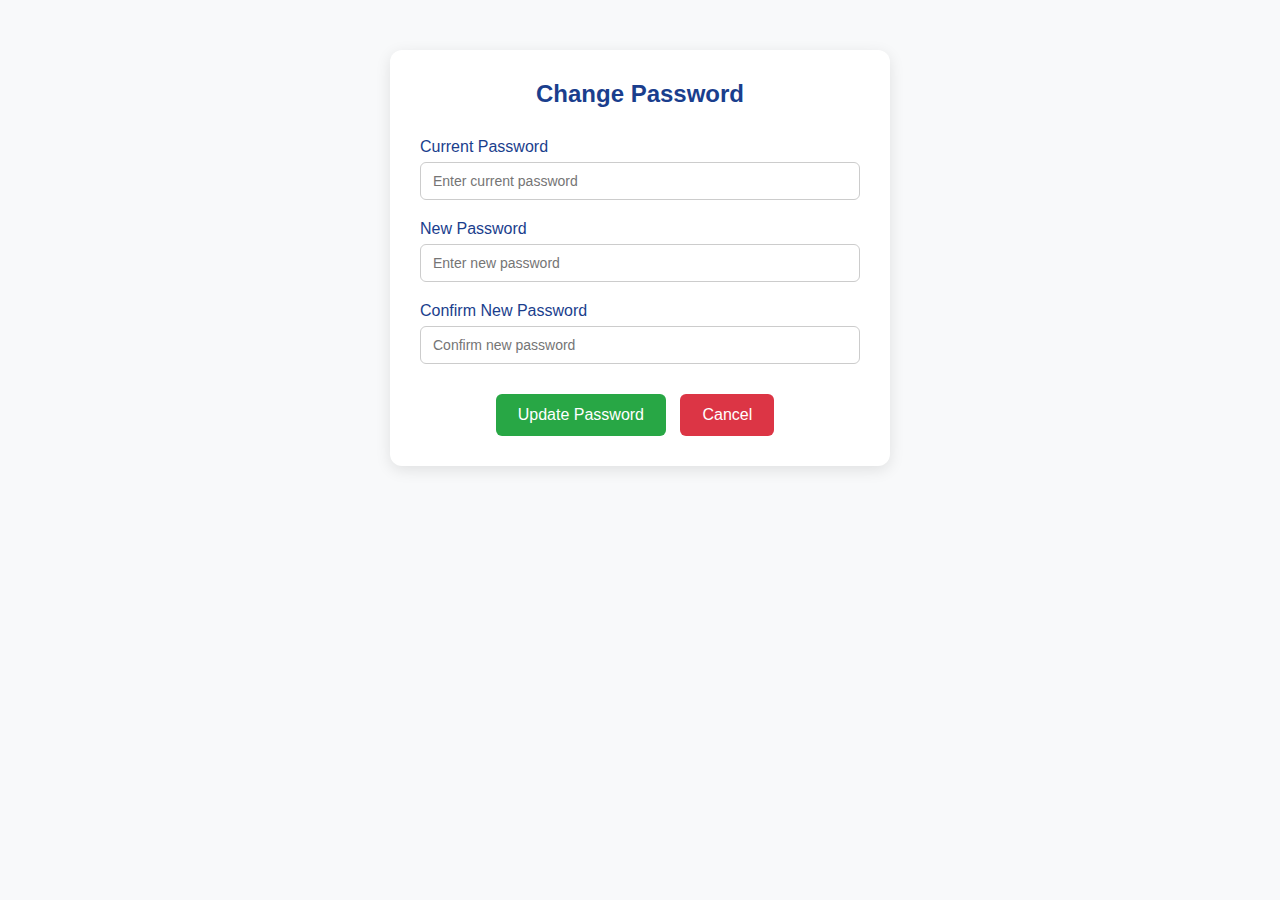
<file: pages/edit-password.html>
<!DOCTYPE html>

<html lang="en">
  <head>
    <meta charset="UTF-8" />
    <meta name="viewport" content="width=device-width, initial-scale=1.0" />
    <title>Change Password</title>
    <link rel="stylesheet" href="../style/edit-password.css" />
  </head>
  <body>
    <div class="container">
      <h2>Change Password</h2>
      <form action="/update-password" method="POST">
        <label for="current-password">Current Password</label>
        <input
          type="password"
          id="current-password"
          name="current-password"
          placeholder="Enter current password"
          required
        />

        <label for="new-password">New Password</label>
        <input
          type="password"
          id="new-password"
          name="new-password"
          placeholder="Enter new password"
          required
        />

        <label for="confirm-password">Confirm New Password</label>
        <input
          type="password"
          id="confirm-password"
          name="confirm-password"
          placeholder="Confirm new password"
          required
        />

        <div class="btn-container">
          <button type="submit" class="btn btn-save">Update Password</button>
          <button
            type="button"
            class="btn btn-cancel"
            onclick="window.location.href='profile.html'"
          >
            Cancel
          </button>
        </div>
      </form>
    </div>
  </body>
</html>
</file>
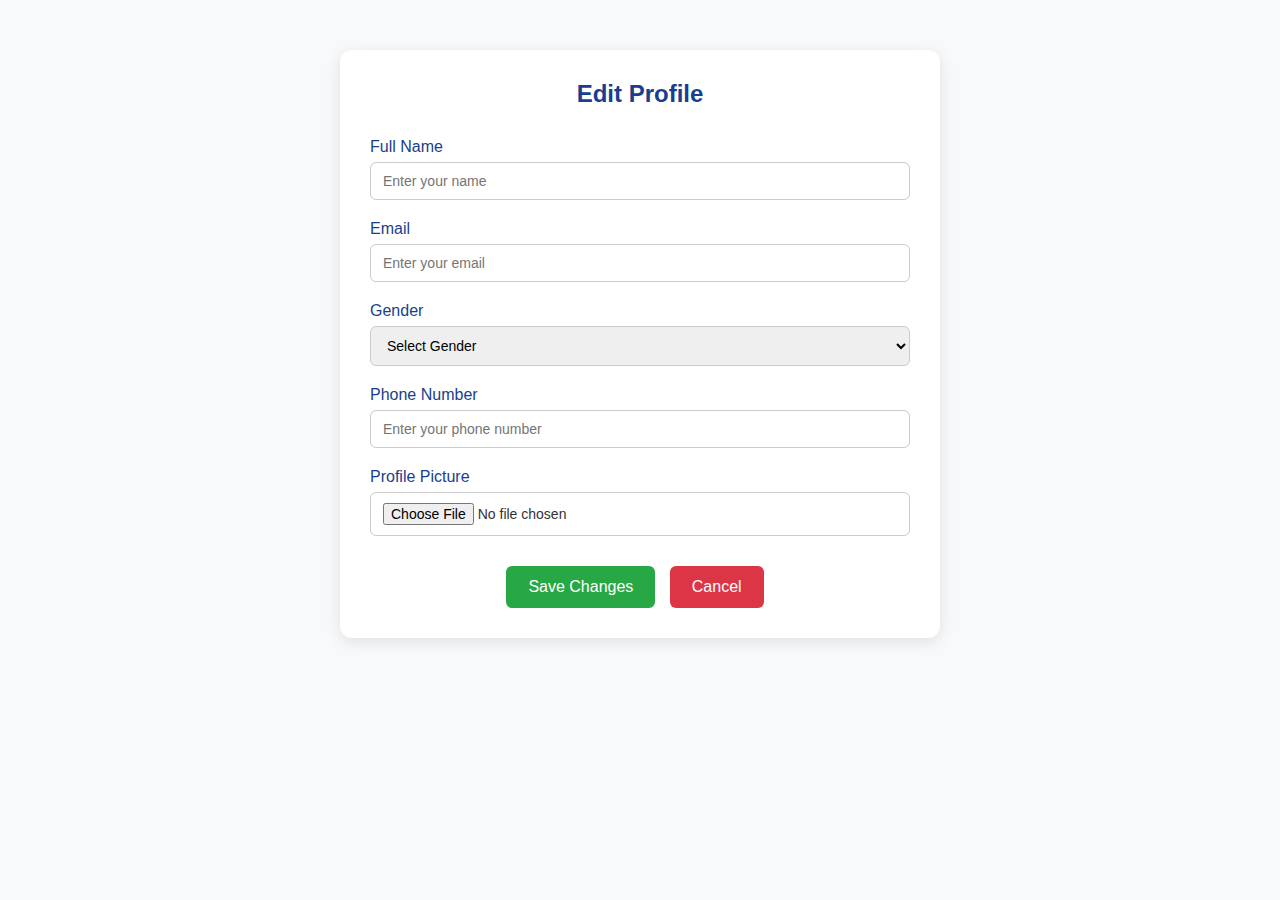
<file: pages/edit-profile.html>
<!DOCTYPE html>
<html lang="en">
  <head>
    <meta charset="UTF-8" />
    <meta name="viewport" content="width=device-width, initial-scale=1.0" />
    <title>Edit Profile</title>
    <link rel="stylesheet" href="../style/edit-pro.css" />
  </head>
  <body>
    <div class="container">
      <h2>Edit Profile</h2>
      <form>
        <label for="name">Full Name</label>
        <input
          type="text"
          id="name"
          name="name"
          placeholder="Enter your name"
          required
        />

        <label for="email">Email</label>
        <input
          type="email"
          id="email"
          name="email"
          placeholder="Enter your email"
          required
        />

        <label for="gender">Gender</label>
        <select id="gender" name="gender" required>
          <option value="">Select Gender</option>
          <option value="Male">Male</option>
          <option value="Female">Female</option>
          <option value="Prefer not to say">Prefer not to say</option>
        </select>

        <label for="phone">Phone Number</label>
        <input
          type="text"
          id="phone"
          name="phone"
          placeholder="Enter your phone number"
        />

        <label for="profile-pic">Profile Picture</label>
        <input type="file" id="profile-pic" name="profile-pic" />

        <div class="btn-container">
          <button type="submit" class="btn btn-save">Save Changes</button>
          <button
            type="button"
            class="btn btn-cancel"
            onclick="window.location.href='profile.html'"
          >
            Cancel
          </button>
        </div>
      </form>
    </div>
  </body>
</html>
</file>
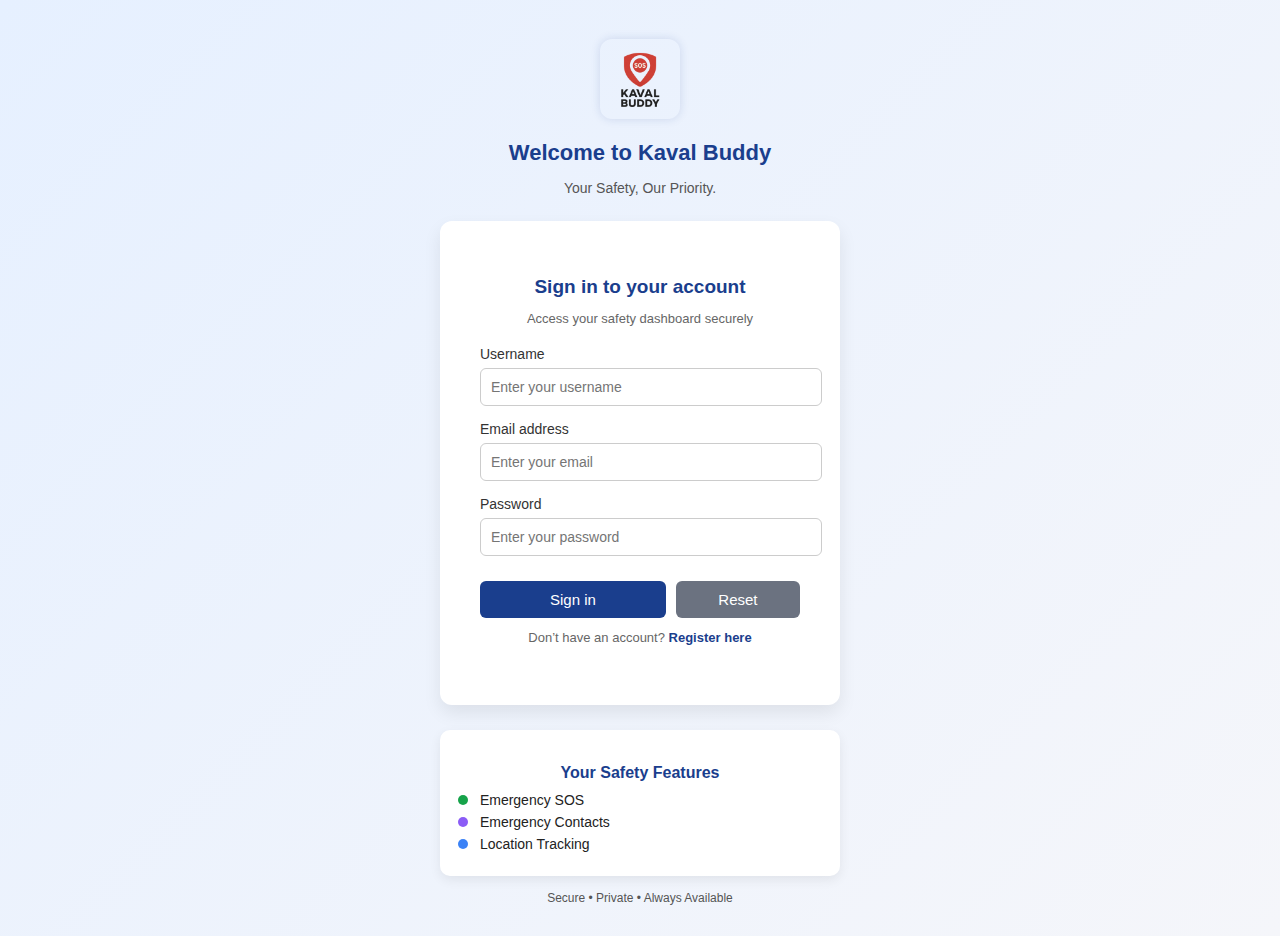
<file: pages/Login.html>
<!DOCTYPE html>
<html lang="en">
  <head>
    <meta charset="UTF-8" />
    <meta name="viewport" content="width=device-width, initial-scale=1.0" />
    <title>Kaval Buddy - Login</title>
    <link rel="stylesheet" href="../style/login.css" />
  </head>
  <body>
    <div class="main">
      <!-- Logo Section -->
      <div class="logo">
        <img
          src="../Assets/29078b08-5a8a-4d8c-8cc2-42b9fe4325f6.png"
          alt="Kaval Buddy Logo"
          class="icon-img"
        />
        <h1>Welcome to Kaval Buddy</h1>
        <p class="tagline">Your Safety, Our Priority.</p>
      </div>

      <!-- Login Box -->
      <div class="login-box">
        <h2>Sign in to your account</h2>
        <p>Access your safety dashboard securely</p>

        <form>
          <label>Username</label>
          <input type="text" placeholder="Enter your username" required />

          <label>Email address</label>
          <input type="email" placeholder="Enter your email" required />

          <label>Password</label>
          <input type="password" placeholder="Enter your password" required />

          <div class="btn-group">
            <button type="submit" class="signin-btn">
              <a class="sign_in" href="../index.html">Sign in</a>
            </button>
            <button type="reset" class="reset-btn">Reset</button>
          </div>

          <p class="register-link">
            Don’t have an account?
            <a href="./register.html">Register here</a>
          </p>
        </form>
      </div>

      <!-- Features Section -->
      <div class="features">
        <h3>Your Safety Features</h3>
        <p><span class="dot green"></span> Emergency SOS</p>
        <p><span class="dot purple"></span> Emergency Contacts</p>
        <p><span class="dot blue"></span> Location Tracking</p>
      </div>

      <p class="footer">Secure • Private • Always Available</p>
    </div>
  </body>
</html>
</file>
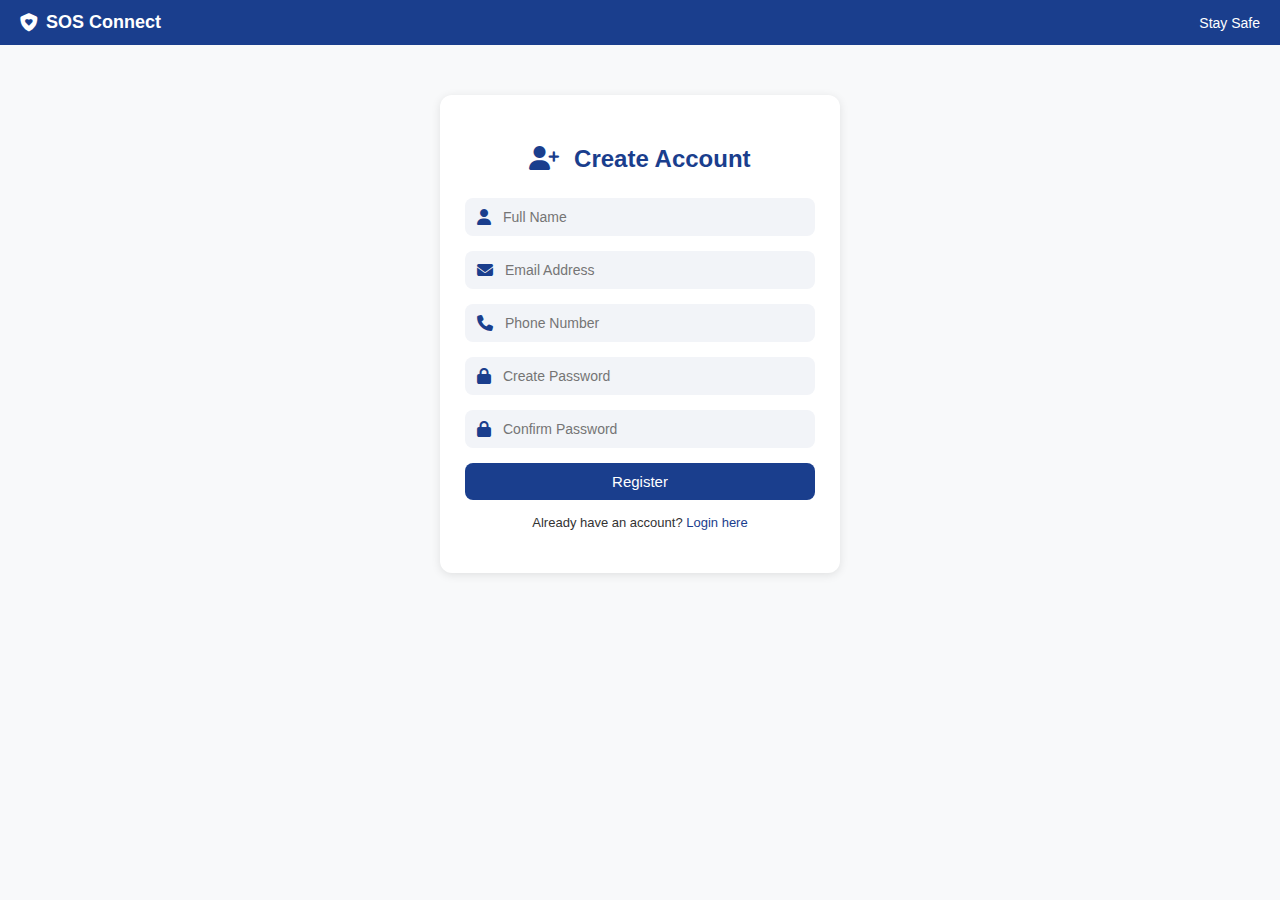
<file: pages/register.html>
<!DOCTYPE html>
<html lang="en">
  <head>
    <meta charset="UTF-8" />
    <meta name="viewport" content="width=device-width, initial-scale=1.0" />
    <title>Register | SOS App</title>
    <link rel="stylesheet" href="../style/register.css" />
    <link
      rel="stylesheet"
      href="https://cdnjs.cloudflare.com/ajax/libs/font-awesome/6.6.0/css/all.min.css"
    />
  </head>
  <body>
    <!-- Topbar -->
    <div class="topbar">
      <div class="logo">
        <i class="fa-solid fa-shield-heart"></i> SOS Connect
      </div>
      <div class="top-right">
        <span>Stay Safe</span>
      </div>
    </div>

    <!-- Register Form -->
    <div class="register-container">
      <h2><i class="fa-solid fa-user-plus"></i> Create Account</h2>

      <form>
        <div class="input-group">
          <i class="fa-solid fa-user"></i>
          <input type="text" placeholder="Full Name" required />
        </div>

        <div class="input-group">
          <i class="fa-solid fa-envelope"></i>
          <input type="email" placeholder="Email Address" required />
        </div>

        <div class="input-group">
          <i class="fa-solid fa-phone"></i>
          <input type="tel" placeholder="Phone Number" required />
        </div>

        <div class="input-group">
          <i class="fa-solid fa-lock"></i>
          <input type="password" placeholder="Create Password" required />
        </div>

        <div class="input-group">
          <i class="fa-solid fa-lock"></i>
          <input type="password" placeholder="Confirm Password" required />
        </div>

        <button type="submit" class="btn">Register</button>

        <p class="login-link">
          Already have an account? <a href="login.html">Login here</a>
        </p>
      </form>
    </div>
  </body>
</html>
</file>
<file: style/edit-password.css>
/* Global Styles */
    * {
      margin: 0;
      padding: 0;
      box-sizing: border-box;
    }


body {
  font-family: "Poppins", sans-serif;
  background-color: #f8f9fa;
  color: #333;
}

/* Container */
.container {
  max-width: 500px;
  margin: 50px auto;
  background-color: #fff;
  padding: 30px;
  border-radius: 12px;
  box-shadow: 0 4px 15px rgba(0, 0, 0, 0.1);
}

h2 {
  text-align: center;
  color: #1a3e8d;
  margin-bottom: 30px;
}

/* Form Elements */
form label {
  display: block;
  margin-bottom: 6px;
  font-weight: 500;
  color: #1a3e8d;
}

form input[type="password"] {
  width: 100%;
  padding: 10px 12px;
  margin-bottom: 20px;
  border: 1px solid #ccc;
  border-radius: 6px;
  font-size: 14px;
  transition: border 0.3s;
}

form input:focus {
  outline: none;
  border-color: #1a3e8d;
}

/* Buttons */
.btn {
  padding: 12px 22px;
  border: none;
  border-radius: 6px;
  font-size: 16px;
  cursor: pointer;
  transition: 0.3s;
  margin-right: 10px;
}

.btn-save {
  background-color: #28a745;
  color: #fff;
}

.btn-save:hover {
  background-color: #218838;
}

.btn-cancel {
  background-color: #dc3545;
  color: #fff;
}

.btn-cancel:hover {
  background-color: #c82333;
}

.btn-container {
  text-align: center;
  margin-top: 10px;
}
.edit-pass{
    color:#fff;
    text-decoration: none;
}

/* Responsive */
@media (max-width: 640px) {
  .container {
    margin: 20px;
    padding: 20px;
  }

  .btn {
    width: 100%;
    margin-bottom: 10px;
  }

  .btn-container {
    display: flex;
    flex-direction: column;
    align-items: center;
  }
}
</file>
<file: style/edit-pro.css>
/* --- Global Styles --- */
* {
    margin: 0;
    padding: 0;
    box-sizing: border-box;
}

body {
    font-family: "Poppins", sans-serif;
    background-color: #f8f9fa;
    color: #333;
}

/* --- Container --- */
.container {
    max-width: 600px;
    margin: 50px auto;
    background-color: #fff;
    padding: 30px;
    border-radius: 12px;
    box-shadow: 0 4px 15px rgba(0, 0, 0, 0.1);
}

h2 {
    text-align: center;
    color: #1a3e8d;
    margin-bottom: 30px;
}

/* --- Form Elements --- */
form label {
    display: block;
    margin-bottom: 6px;
    font-weight: 500;
    color: #1a3e8d;
}

/* Inputs and Select */
form input[type="text"],
form input[type="email"],
form input[type="file"],
form select {
    width: 100%;
    padding: 10px 12px;
    margin-bottom: 20px;
    border: 1px solid #ccc;
    border-radius: 6px;
    font-size: 14px;
    transition: border 0.3s;
}

form input:focus,
form select:focus {
    outline: none;
    border-color: #1a3e8d;
}

/* --- Buttons --- */
.btn {
    padding: 12px 22px;
    border: none;
    border-radius: 6px;
    font-size: 16px;
    cursor: pointer;
    transition: 0.3s;
    margin-right: 10px;
}

.btn-save {
    background-color: #28a745;
    color: #fff;
}

.btn-save:hover {
    background-color: #218838;
}

.btn-cancel {
    background-color: #dc3545;
    color: #fff;
}

.btn-cancel:hover {
    background-color: #c82333;
}

.btn-container {
    text-align: center;
    margin-top: 10px;
}

/* --- Responsive --- */
@media (max-width: 640px) {
    .container {
        margin: 20px;
        padding: 20px;
    }

    .btn {
        width: 100%;
        margin-bottom: 10px;
    }

    .btn-container {
        display: flex;
        flex-direction: column;
        align-items: center;
    }
}
</file>
<file: style/login.css>
/* --- Global --- */
body {
  background: linear-gradient(135deg, #e6f0ff, #f5f6fa);
  font-family: "Poppins", Arial, sans-serif;
  display: flex;
  justify-content: center;
  align-items: center;
  padding-top: 20px;
  height: 900px;
  color: #222;
}

.main {
  text-align: center;
  width: 400px;
}

/* --- Logo --- */
.icon-img {
  width: 80px;
  height: 80px;
  border-radius: 12px;
  margin-bottom: 12px;
  box-shadow: 0 0 10px rgba(26, 62, 141, 0.15);
}

h1 {
  font-size: 22px;
  margin: 5px;
  color: #1a3e8d;
  font-weight: 600;
}

.tagline {
  color: #555;
  font-size: 14px;
  margin-bottom: 25px;
}

/* --- Login Box --- */
.login-box {
  background-color: #ffffff;
  padding: 40px;
  border-radius: 12px;
  box-shadow: 0 8px 18px rgba(0, 0, 0, 0.08);
  margin-bottom: 25px;
}

.login-box h2 {
  font-size: 19px;
  margin-bottom: 5px;
  color: #1a3e8d;
}

.login-box p {
  color: #666;
  font-size: 13px;
  margin-bottom: 20px;
}

/* --- Inputs --- */
label {
  display: block;
  text-align: left;
  margin-bottom: 6px;
  font-size: 14px;
  font-weight: 500;
  color: #333;
}

input {
  width: 100%;
  padding: 10px;
  margin-bottom: 15px;
  border: 1px solid #ccc;
  border-radius: 6px;
  font-size: 14px;
  outline: none;
}

input:focus {
  border-color: #1a3e8d;
  box-shadow: 0 0 5px rgba(26, 62, 141, 0.3);
}

/* --- Buttons --- */
.btn-group {
  display: flex;
  justify-content: center;
  gap: 10px;
  margin-top: 10px;
}

.signin-btn {
  width: 60%;
  padding: 10px;
  background-color: #1a3e8d;
  color: white;
  border: none;
  border-radius: 6px;
  font-size: 15px;
  cursor: pointer;
}

.signin-btn:hover {
  background-color: #1a3e8d;
  /* No color change */
}

.reset-btn {
  width: 40%;
  padding: 10px;
  background-color: #6b7280;
  color: white;
  border: none;
  border-radius: 6px;
  font-size: 15px;
  cursor: pointer;
}

.reset-btn:hover {
  background-color: #6b7280;
  /* No color change */
}

/* --- Register Link --- */
.register-link {
  margin-top: 12px;
  font-size: 14px;
  color: #555;
}

.register-link a {
  color: #1a3e8d;
  font-weight: 600;
  text-decoration: none;
}

.register-link a:hover {
  text-decoration: underline;
}

/* --- Features --- */
.features {
  background-color: #fff;
  padding: 18px;
  border-radius: 10px;
  box-shadow: 0 4px 12px rgba(0, 0, 0, 0.07);
  text-align: left;
  margin-bottom: 15px;
}

.features h3 {
  font-size: 16px;
  margin-bottom: 10px;
  text-align: center;
  color: #1a3e8d;
}

.features p {
  font-size: 14px;
  margin: 6px 0;
}

.dot {
  height: 10px;
  width: 10px;
  border-radius: 50%;
  display: inline-block;
  margin-right: 8px;
}

.green {
  background-color: #16a34a;
}

.purple {
  background-color: #8b5cf6;
}

.blue {
  background-color: #3b82f6;
}

/* --- Footer --- */
.footer {
  font-size: 12px;
  color: #555;
  margin-top: 10px;
}

/* --- Utility --- */
.sign_in {
  text-decoration: none;
  color: white;
}

.edit-pro {
  text-decoration: none;
}

/* --- Responsive --- */
@media (max-width: 480px) {
  .main {
    width: 90%;
  }

  .login-box {
    padding: 30px;
  }

  .signin-btn,
  .reset-btn {
    font-size: 14px;
  }
}
</file>
<file: style/register.css>
/* --- Global --- */
body {
  margin: 0;
  font-family: "Poppins", sans-serif;
  background-color: #f8f9fa;
  color: #333;
}

/* --- Topbar --- */
.topbar {
  background-color: #1a3e8d;
  color: white;
  display: flex;
  justify-content: space-between;
  align-items: center;
  padding: 12px 20px;
}

.topbar .logo {
  display: flex;
  align-items: center;
  gap: 8px;
  font-weight: 600;
  font-size: 18px;
}

.topbar .top-right {
  font-size: 14px;
}

/* --- Register Form --- */
.register-container {
  max-width: 350px;
  margin: 50px auto 100px;
  background: #fff;
  padding: 30px 25px;
  border-radius: 12px;
  box-shadow: 0 2px 10px rgba(0, 0, 0, 0.1);
}

.register-container h2 {
  text-align: center;
  color: #1a3e8d;
  font-weight: 600;
  margin-bottom: 25px;
}

.register-container h2 i {
  margin-right: 8px;
}

/* --- Input Fields --- */
.input-group {
  display: flex;
  align-items: center;
  margin-bottom: 15px;
  background-color: #f2f4f8;
  border-radius: 8px;
  padding: 10px 12px;
}

.input-group i {
  color: #1a3e8d;
  font-size: 16px;
  margin-right: 10px;
}

.input-group input {
  border: none;
  outline: none;
  background: transparent;
  width: 100%;
  font-size: 14px;
  color: #333;
}

/* --- Button --- */
.btn {
  width: 100%;
  background-color: #1a3e8d;
  color: white;
  border: none;
  padding: 10px;
  font-size: 15px;
  font-weight: 500;
  border-radius: 8px;
  cursor: pointer;
}


/* --- Login Link --- */
.login-link {
  text-align: center;
  font-size: 13px;
  margin-top: 15px;
}

.login-link a {
  color: #1a3e8d;
  text-decoration: none;
  font-weight: 500;
}

.login-link a:hover {
  text-decoration: underline;
}


/* --- Responsive --- */
@media (max-width: 480px) {
  .register-container {
    margin: 30px 15px 100px;
  }
}
</file>
